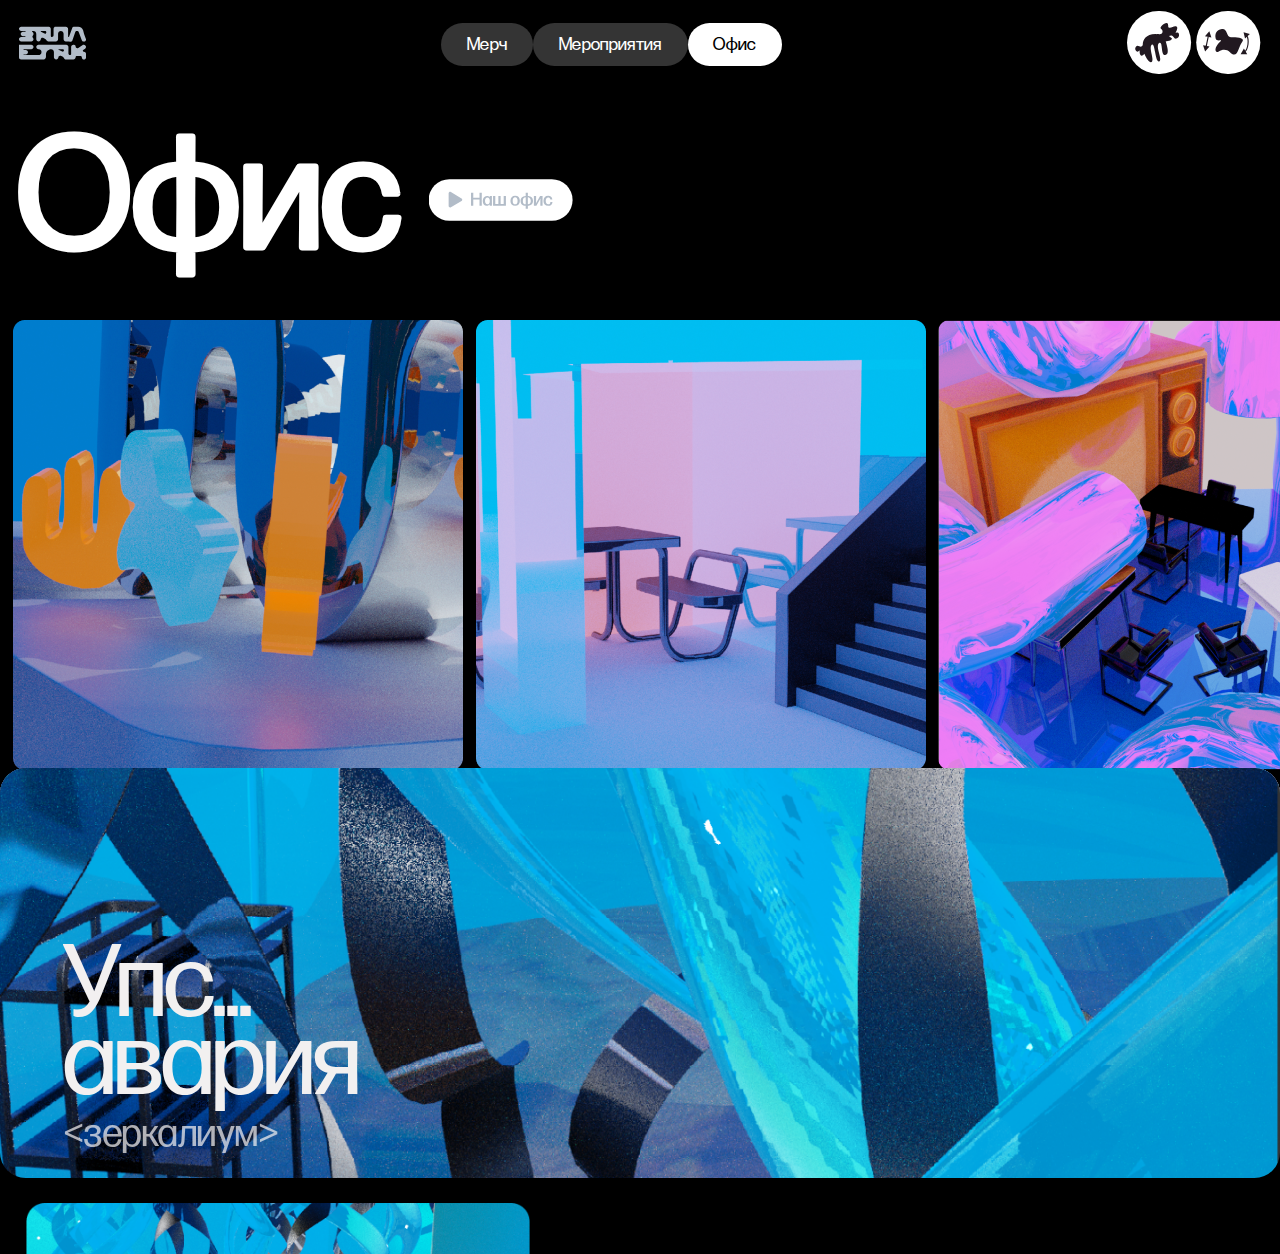
<file: book.html>
<!DOCTYPE html>
<html lang="en" dir="ltr">
  <head><meta charset="utf-8">
  <link rel="stylesheet" href="css/book.css"/>
  <link rel="stylesheet" href="css/responsive.css"/>
  <script src="https://ajax.googleapis.com/ajax/libs/jquery/3.6.0/jquery.min.js"></script>
  <script src="js/book.js"></script>
  <style>
    @font-face {
      font-family: Forma m;
      src: url(fonts/FormaDJRCyrillicDisplay-Medium-Testing.otf);
    }
    @font-face {
      font-family: Forma r;
      src: url(fonts/FormaDJRCyrillicBanner-Regular-Testing.otf);
    }
  </style>
  </head>
  <body>
    <div class="header">
      <a href='index.html'>
        <svg class="logo_grey" onclick="window.location.replace('main.html')" width="61" height="30" viewBox="0 0 61 30" fill="none" xmlns="http://www.w3.org/2000/svg">
        <path fill-rule="evenodd" clip-rule="evenodd" d="M50.5027 0C50.4477 0 50.3932 0.00216783 50.3393 0.00641935L49.7629 0.00406623C49.2589 0.00200852 48.8149 0.313153 48.6365 0.793568L45.54 9.1288C45.4756 9.30216 45.3099 9.41721 45.1246 9.41721C44.8799 9.41721 44.6815 9.21932 44.6815 8.97521V2.0404C44.6815 0.913517 43.7658 0 42.6362 0C42.6176 0 42.5991 0.000248434 42.5806 0.000740604C42.5621 0.000247911 42.5436 0 42.525 0H33.5111C33.2287 0 32.9597 0.0570954 32.715 0.160345C32.5927 0.21197 32.4764 0.275133 32.3676 0.348468C31.8236 0.715141 31.4659 1.3361 31.4659 2.04039V7.92404C31.4659 8.7487 30.7957 9.41721 29.9691 9.41721H29.827C29.6942 9.41721 29.5631 9.38716 29.4436 9.32931C29.1408 9.18277 28.9486 8.87657 28.9486 8.54088V2.0404C28.9486 1.03671 28.2222 0.202285 27.2652 0.0318389C27.1477 0.0109184 27.0268 0 26.9033 0H2.03597C0.911536 0 0 0.909358 0 2.03111C0 3.15154 0.909469 4.06034 2.03258 4.06221L5.65615 4.06823C5.94919 4.06872 6.08836 4.42852 5.87161 4.62525C5.81252 4.67888 5.73551 4.70861 5.65562 4.70861H3.61857C2.489 4.70861 1.57329 5.62212 1.57329 6.749C1.57329 7.87588 2.489 8.7894 3.61857 8.7894H5.56123C5.63955 8.7894 5.71506 8.81854 5.77299 8.87112C5.98567 9.06417 5.84878 9.41721 5.56123 9.41721H2.04528C0.915704 9.41721 0 10.3307 0 11.4576C0 12.5845 0.915703 13.498 2.04528 13.498H11.1704C12.3 13.498 13.2157 12.5845 13.2157 11.4576C13.2157 10.8926 12.9854 10.3812 12.6135 10.0117C12.5641 9.95449 12.5105 9.8995 12.4528 9.8471C12.3306 9.73619 12.2635 9.58576 12.239 9.41721C12.1766 8.98695 12.3918 8.4387 12.6771 8.12885C13.0115 7.76561 13.2157 7.28109 13.2157 6.749C13.2157 5.9735 12.782 5.29904 12.1434 4.95384C11.8689 4.80548 11.742 4.38392 11.9729 4.17435C12.0393 4.11415 12.1257 4.08079 12.2154 4.08079H13.0961C14.5524 4.08079 15.7329 5.25854 15.7329 6.71137V11.4576C15.7329 12.5845 16.6486 13.498 17.7782 13.498C18.9078 13.498 19.8235 12.5845 19.8235 11.4576C19.8235 10.4155 20.9165 9.73262 21.8563 10.1875L23.5485 11.0066C24.0784 11.2631 24.4608 11.7324 24.843 12.2016C25.0508 12.4567 25.2586 12.7118 25.49 12.9325C25.8126 13.2403 26.236 13.4437 26.7057 13.4886C26.7708 13.4948 26.8367 13.498 26.9033 13.498H33.1965H33.5111C34.6407 13.498 35.5564 12.5845 35.5564 11.4576V6.59205C35.5564 5.20512 36.6834 4.08079 38.0737 4.08079C39.4639 4.08079 40.591 5.20512 40.591 6.59205V11.4576C40.591 12.5845 41.5067 13.498 42.6362 13.498H43.3034C43.7601 13.498 44.2645 13.5464 44.7761 13.5955C46.4066 13.752 48.1115 13.9156 48.5848 12.5428L51.0802 5.30462C51.3326 4.57239 52.0232 4.08079 52.7994 4.08079C53.5585 4.08079 54.2376 4.55126 54.5029 5.26078L57.1706 12.3976C57.4205 13.066 58.0377 13.4996 58.7395 13.4996H59.4346C60.5017 13.4996 61.2721 12.3795 60.909 11.3561L59.474 7.31072C59.1133 6.15311 58.9416 5.51192 58.698 4.60243C58.6153 4.29348 58.5243 3.95356 58.4147 3.55192C57.8776 1.46151 55.9931 7.47819e-05 53.8348 4.60295e-05L50.5027 0ZM23.1784 6.29673L20.0291 4.77239C19.9034 4.71151 19.8235 4.58431 19.8235 4.44485C19.8235 4.24379 19.9869 4.08079 20.1884 4.08079L23.6888 4.08079C24.3345 4.08079 24.858 4.60304 24.858 5.24726C24.858 6.10833 23.9549 6.67261 23.1784 6.29673ZM4.40522 20.5679L11.1704 20.5679C12.3 20.5679 13.2157 19.6544 13.2157 18.5275C13.2157 17.4006 12.3 16.4871 11.1704 16.4871L0 16.4871V22.9898V27.9447C0 28.0076 0.00285849 28.0699 0.00844904 28.1314C0.00379055 29.1538 0.83331 29.9851 1.85818 29.9851L21.8688 29.9851C23.3459 29.9851 24.5434 28.7905 24.5434 27.3169V25.2765C24.5434 22.676 26.6565 20.5679 29.2633 20.5679C30.6535 20.5679 31.7805 21.6922 31.7805 23.0791V27.9447C31.7805 29.0716 32.6962 29.9851 33.8258 29.9851C34.9554 29.9851 35.8711 29.0716 35.8711 27.9447C35.8711 26.819 37.0518 26.0813 38.0669 26.5727L39.4883 27.2607C40.0556 27.5353 40.4474 28.0571 40.8387 28.5781L40.8388 28.5782C41.0455 28.8535 41.2521 29.1285 41.4843 29.3668C41.8559 29.7482 42.3757 29.9851 42.9509 29.9851C42.9949 29.9851 43.0385 29.9837 43.0818 29.981C43.1251 29.9837 43.1687 29.9851 43.2127 29.9851H49.5079C50.6364 29.9851 51.5512 29.0705 51.5512 27.9447C51.5512 27.3379 52.0442 26.846 52.6525 26.846H55.9564C56.6515 26.846 57.215 27.4082 57.215 28.1016C57.215 29.1418 58.0603 29.9851 59.103 29.9851C60.1457 29.9851 60.9909 29.1418 60.9909 28.1016V24.6487C60.9909 23.6085 60.1457 22.7652 59.103 22.7652C59.0772 22.7652 59.0515 22.7657 59.0259 22.7668C58.9993 22.7657 58.9725 22.7652 58.9456 22.7652C58.1228 22.7652 57.8007 21.6999 58.4863 21.246L60.1031 20.1757C61.0442 19.5526 61.2655 18.3109 60.5972 17.4024C59.9289 16.4939 58.6241 16.2626 57.6829 16.8857L53.9745 19.3409C52.9372 20.0276 51.5512 19.2857 51.5512 18.0438C51.5512 17.1841 50.8525 16.4871 49.9907 16.4871H49.5059C48.3763 16.4871 47.4606 17.4006 47.4606 18.5275V24.8056C47.4606 25.4124 46.9675 25.9043 46.3593 25.9043H46.3106C46.1367 25.9043 45.965 25.865 45.8086 25.7892L45.7645 25.7679C45.2946 25.5404 44.9962 25.0652 44.9962 24.5441V18.5275C44.9962 17.4006 44.0805 16.4871 42.9509 16.4871L17.7782 16.4871C16.6486 16.4871 15.7329 17.4006 15.7329 18.5275C15.7329 19.6544 16.6486 20.5679 17.7782 20.5679H18.0929C19.3962 20.5679 20.4528 21.6219 20.4528 22.9222V23.2361C20.4528 24.7097 19.2554 25.9043 17.7782 25.9043H4.40522C4.23144 25.9043 4.09056 25.7638 4.09056 25.5904C4.09056 25.417 4.23144 25.2765 4.40522 25.2765L6.13585 25.2765C7.26542 25.2765 8.18113 24.363 8.18113 23.2361C8.18113 22.1092 7.26542 21.1957 6.13585 21.1957L4.40522 21.1957C4.23144 21.1957 4.09056 21.0552 4.09056 20.8818C4.09056 20.7084 4.23144 20.5679 4.40522 20.5679ZM36.0139 21.0483L39.3262 22.6515C40.0564 23.005 40.9056 22.4744 40.9056 21.6647C40.9056 21.059 40.4134 20.5679 39.8062 20.5679H36.1246C35.9846 20.5679 35.8711 20.6811 35.8711 20.8208C35.8711 20.9176 35.9266 21.006 36.0139 21.0483Z" fill="#B2BCC8"/>
      </svg></a>
      <div class="breadcrumbs">
        <div class="breadcrumbs_merch">
          <a href='merch.html' class="h1_h3">Мерч</a>
        </div>
        <div class="breadcrumbs_events">
          <a href='events.html' class="h1_h3">Мероприятия</a>
        </div>
        <div class="breadcrumbs_place">
          <a href='book.html' class="h1_h3-1">Офис</a>
        </div>
      </div>
      <div class="button_games"><a href='https://ognevarrr.github.io/game__zapletak/'>
        <svg class="game_1" width="81" height="79" viewBox="0 0 81 79" fill="none" xmlns="http://www.w3.org/2000/svg">
        <rect width="80.2546" height="78.8709" rx="39.4355" fill="white"/>
        <path fill-rule="evenodd" clip-rule="evenodd" d="M61.9909 19.6137C63.7011 20.4213 62.9987 23.6147 61.2299 26.342C60.4056 27.6129 60.7989 27.4802 61.574 27.2188C62.4622 26.9193 63.8515 26.4507 64.4844 27.731C65.6696 30.1287 65.5611 33.1683 62.0343 34.4905C60.1839 35.1842 59.1988 33.8786 58.246 32.6158C57.3829 31.4718 56.5462 30.363 55.1167 30.8073C54.381 31.036 53.4402 31.2772 52.4667 31.4609C53.1887 32.2525 54.0503 32.7806 54.7733 33.2239C56.1897 34.0921 57.0745 34.6344 55.337 36.1931C53.544 37.8016 50.8885 38.1188 48.5283 37.9388C48.7621 38.8931 49.0152 39.8634 49.2679 40.8327C51.0446 47.6458 52.8075 54.4064 47.7792 55.1558C44.6862 55.6168 44.1055 50.6697 43.5869 46.2519C43.091 42.0276 42.6519 38.2872 40.1276 40.2216C37.4701 42.2579 38.9212 47.9583 40.2488 53.1737C41.5012 58.0933 42.6436 62.5813 40.1244 63.1557C37.4919 63.756 36.2666 57.3082 35.1354 51.3556C34.0365 45.5725 33.0263 40.2568 30.9009 42.3253C28.8054 44.3647 29.8641 49.3655 30.8584 54.0618C31.9107 59.0318 32.8907 63.6608 29.9837 64.0779C27.8635 64.3822 24.1359 59.6476 21.7973 53.5632C20.7895 54.7747 19.7724 55.9452 18.273 56.0755C16.5652 56.2239 15.6573 53.4029 15.7971 50.4601C15.8622 49.0887 15.6148 49.3721 15.1273 49.9307C14.5687 50.5707 13.6948 51.5719 12.6148 50.8584C10.5922 49.5222 9.28936 47.0929 11.447 44.4475C12.5791 43.0595 13.9464 43.632 15.269 44.1857C16.467 44.6873 17.6283 45.1735 18.5447 44.173C18.8672 43.8209 19.262 43.4205 19.6964 43.0144C19.7682 35.7663 23.6432 29.349 35.5533 28.9725C36.0622 28.9642 36.6496 28.9859 37.2874 29.0469C37.9058 28.793 38.6018 28.7079 39.308 28.8383L40.3183 29.0249C42.0069 29.3366 43.8613 28.7136 44.3229 27.0596C44.7466 25.5413 44.6073 23.7778 42.8212 22.4972C39.1192 19.8429 50.1155 11.9911 51.1267 16.1335C51.6968 18.4688 51.7418 19.0624 51.5787 20.5055C51.7967 20.5466 52.0312 20.6139 52.2837 20.7099C53.8221 21.2944 55.4522 20.6998 57.0721 20.109C58.7612 19.4929 60.4393 18.8808 61.9909 19.6137Z" fill="#211820"/>
        </svg></a>
        <a href ='https://ognevarrr.github.io/webposter-Zapletak/'>
        <svg class="game_2" width="81" height="79" viewBox="0 0 81 79" fill="none" xmlns="http://www.w3.org/2000/svg">
        <rect x="0.254395" y="0.000976562" width="80.2546" height="78.8709" rx="39.4355" fill="white"/>
        <path d="M25.587 51.0702C26.3081 51.6545 27.3371 51.4139 28.4852 50.6999C32.8211 48.0032 38.6603 47.8097 42.2254 51.4652C52.41 61.9081 53.1308 43.8242 57.5795 39.04C62.8245 33.3995 50.0429 32.5818 43.8827 32.9616C37.7224 33.3414 39.7575 21.8552 32.4286 22.7307C25.0996 23.6061 23.4784 29.3418 24.6186 34.4576C25.7588 39.5735 34.8038 34.2482 30.1674 38.6165C25.5309 42.9847 22.7074 48.7367 25.587 51.0702Z" fill="#211820"/>
        <path d="M16.6997 25.4585L11.2025 31.6083L19.277 33.2941L16.6997 25.4585ZM11.4178 50.7571L16.915 44.6073L8.8405 42.9215L11.4178 50.7571ZM14.6865 31.6059L12.0325 44.3177L13.431 44.6097L16.085 31.8979L14.6865 31.6059Z" fill="#211820"/>
        <path d="M59.5239 26.5898L61.3696 34.6293L67.4091 29.0111L59.5239 26.5898ZM55.8694 54.1876L64.118 54.1583L59.9683 47.0295L55.8694 54.1876ZM63.2576 31.6039C64.2861 33.7651 64.9823 36.9457 64.3747 41.5344L65.791 41.7219C66.4298 36.8978 65.7104 33.4333 64.5476 30.99L63.2576 31.6039ZM64.3747 41.5344C63.7851 45.9864 62.3663 48.7588 60.883 50.4886L61.9675 51.4186C63.6605 49.4444 65.1716 46.3998 65.791 41.7219L64.3747 41.5344Z" fill="#211820"/>
      </svg></a>
      </div>
    </div>
    <a href ='https://vimeo.com/812259369'>
    <svg class="menu_bt" width="81" height="79" viewBox="0 0 81 79" fill="none" xmlns="http://www.w3.org/2000/svg">
    <rect width="80.2546" height="78.8709" rx="39.4355" fill="#B2BCC8"/>
    <path d="M20 26H59.5" stroke="white" stroke-width="7" stroke-linecap="round" stroke-linejoin="round"/>
    <path d="M20 39.5H42" stroke="white" stroke-width="7" stroke-linecap="round" stroke-linejoin="round"/>
    <path d="M20 52.5H59.5" stroke="white" stroke-width="7" stroke-linecap="round" stroke-linejoin="round"/>
    </svg></a>
    <div class="book_and_button">
      <h1 class="office">Офис</h1>
      <svg class="bt_vid" width="194" height="56" viewBox="0 0 194 56" fill="none" xmlns="http://www.w3.org/2000/svg">
      <rect width="194" height="56" rx="28" fill="white"/>
      <path d="M44.384 25.883C45.6809 26.6594 45.6809 28.5384 44.384 29.3148L30.0274 37.9106C28.6943 38.7088 27 37.7485 27 36.1947L27 19.0031C27 17.4493 28.6943 16.489 30.0274 17.2871L44.384 25.883Z" fill="#B2BCC8"/>
      <path d="M68.6332 25.0989L68.5832 18.2739C68.5832 18.1739 68.6582 18.0989 68.7582 18.0989H71.5082C71.6082 18.0989 71.6832 18.1739 71.6832 18.2739L71.6082 26.8989L71.6832 35.4239C71.6832 35.5239 71.6082 35.5989 71.5082 35.5989H68.7582C68.6582 35.5989 68.5832 35.5239 68.5832 35.4239L68.6332 27.3739H60.1832L60.2332 35.4239C60.2332 35.5239 60.1582 35.5989 60.0582 35.5989H57.3082C57.2082 35.5989 57.1332 35.5239 57.1332 35.4239L57.1832 26.8989L57.1332 18.2739C57.1332 18.1739 57.2082 18.0989 57.3082 18.0989H60.0582C60.1582 18.0989 60.2332 18.1739 60.2332 18.2739L60.1832 25.0989H68.6332Z" fill="#B2BCC8"/>
      <path d="M82.3803 24.3989L82.3053 22.8989C82.3053 22.7989 82.3803 22.7239 82.4803 22.7239H85.1553C85.2553 22.7239 85.3303 22.7989 85.3303 22.8989L85.2803 29.0989L85.3303 35.4239C85.3303 35.5239 85.2553 35.5989 85.1553 35.5989H82.5053C82.4053 35.5989 82.3303 35.5239 82.3303 35.4239L82.3803 33.8239C81.5053 35.0989 80.1553 35.8489 78.4053 35.8489C74.8553 35.8489 72.9803 32.9489 72.9803 29.1989C72.9803 25.4739 75.0303 22.4739 78.4803 22.4739C80.1803 22.4739 81.5053 23.1489 82.3803 24.3989ZM79.2303 33.7989C81.2553 33.7989 82.4303 32.2739 82.4553 29.2739C82.4803 26.2239 81.3303 24.5239 79.2803 24.4989C77.1053 24.4739 76.0303 26.2239 76.0303 29.0239C76.0303 31.9989 77.1053 33.8239 79.2303 33.7989Z" fill="#B2BCC8"/>
      <path d="M101.192 29.2739L101.167 22.8989C101.167 22.7989 101.242 22.7239 101.342 22.7239H104.042C104.142 22.7239 104.217 22.7989 104.217 22.8989L104.167 29.2739L104.217 35.4239C104.217 35.5239 104.142 35.5989 104.042 35.5989H87.0168C86.9168 35.5989 86.8418 35.5239 86.8418 35.4239L86.8918 29.2739L86.8418 22.8989C86.8418 22.7989 86.9168 22.7239 87.0168 22.7239H89.7168C89.8168 22.7239 89.8918 22.7989 89.8918 22.8989L89.8418 29.2739L89.8668 33.4489H94.0168L94.0418 29.2739L93.9918 22.8989C93.9918 22.7989 94.0668 22.7239 94.1668 22.7239H96.8668C96.9668 22.7239 97.0418 22.7989 97.0418 22.8989L97.0168 29.2739L97.0418 33.4489H101.167L101.192 29.2739Z" fill="#B2BCC8"/>
      <path d="M116.621 35.8989C112.571 35.8989 110.271 33.2739 110.271 29.1989C110.271 25.1239 112.571 22.4239 116.621 22.4239C120.696 22.4239 122.971 25.0739 122.971 29.1489C122.971 33.1989 120.696 35.8989 116.621 35.8989ZM116.621 33.8739C118.821 33.8739 119.871 32.2989 119.871 29.1989C119.871 26.1239 118.796 24.4489 116.621 24.4489C114.396 24.4739 113.321 26.1239 113.321 29.1989C113.321 32.2989 114.421 33.8739 116.621 33.8739Z" fill="#B2BCC8"/>
      <path d="M140.654 29.1489C140.654 32.8989 138.654 35.5989 133.754 35.8489L133.779 39.6739C133.779 39.7739 133.704 39.8489 133.604 39.8489H130.979C130.879 39.8489 130.804 39.7739 130.804 39.6739L130.829 35.8489C126.004 35.5989 123.979 32.9239 123.979 29.1989C123.979 25.4739 126.029 22.7239 130.829 22.4739L130.804 18.2739C130.804 18.1739 130.879 18.0989 130.979 18.0989H133.604C133.704 18.0989 133.779 18.1739 133.779 18.2739L133.754 22.4739C138.829 22.6989 140.654 25.3739 140.654 29.1489ZM126.979 29.1989C126.979 31.9489 127.929 33.6239 130.854 33.8739L130.879 28.6489L130.854 24.4489C128.104 24.7239 126.979 26.4489 126.979 29.1989ZM133.754 24.4489L133.729 28.5739L133.754 33.8739C136.629 33.6239 137.654 31.8489 137.654 29.1989C137.654 26.4239 136.504 24.7239 133.754 24.4489Z" fill="#B2BCC8"/>
      <path d="M144.77 32.3239L150.02 22.8489C150.07 22.7489 150.17 22.7239 150.245 22.7239H153.395C153.495 22.7239 153.57 22.7989 153.57 22.8989L153.52 29.0489L153.57 35.4239C153.57 35.5239 153.495 35.5989 153.395 35.5989H150.745C150.645 35.5989 150.57 35.5239 150.57 35.4239L150.62 29.0489L150.67 26.0739L145.445 35.4739C145.395 35.5739 145.295 35.5989 145.22 35.5989H142.02C141.92 35.5989 141.845 35.5239 141.845 35.4239L141.895 28.8739L141.845 22.8989C141.845 22.7989 141.92 22.7239 142.02 22.7239H144.695C144.795 22.7239 144.87 22.7989 144.87 22.8989L144.82 29.0739L144.77 32.3239Z" fill="#B2BCC8"/>
      <path d="M161.039 35.8989C157.064 35.8989 154.764 33.2739 154.764 29.1989C154.764 25.1239 157.064 22.4239 161.114 22.4239C164.364 22.4239 166.414 24.2739 166.689 27.0489C166.714 27.1489 166.639 27.2239 166.539 27.2239H164.089C163.989 27.2239 163.939 27.1739 163.914 27.0489C163.614 25.3739 162.564 24.4739 161.114 24.4739C158.889 24.4989 157.839 26.1239 157.839 29.1739C157.839 32.2989 158.889 33.8489 161.114 33.8739C162.764 33.8989 163.839 32.7989 164.014 30.8989C164.039 30.7739 164.114 30.7239 164.214 30.7239H166.714C166.814 30.7239 166.889 30.7739 166.889 30.8739C166.639 33.7989 164.414 35.8989 161.039 35.8989Z" fill="#B2BCC8"/>
      </svg>
    </div>
    <div class="pages">
      <img src="images/s_1.png" class="page_1">
      <img src="images/s_2.png" class="page_2">
      <img src="images/s_3.png" class="page_3">
      <img src="images/s_4.png" class="page_4">
      <img src="images/s_5.png" class="page_5">
    </div>
    <div class="plashka_1">
      <img src="images/ss_1.png" class="plashka_img">
      <h2 class="plash">А зожет маплетак?</h2>
      <h3 class="plashh3"><злавный гал></h3>
      <img src="images/sss_1.png" class="plashhka_img">
      <h3 class="downtext">Одна компания, занимающаяся производством текстильных изделий, решила построить свое величественное здание. Изначально, генеральный директор бюро заплетак пригласил дизайнеров, чтобы работать вместе над новым зданием и полагал, что все будет происходить гладко и быстро.Однако, их планы быстро рухнули. Первым испытанием стало то, что исполнило изначальную настройку на приключения во время работы. Один из дизайнеров решил, что было бы большой забавой, если бы тайно добавить кое-какие украшения на фасаде здания, которые были бы похожи на котят.</h3>
    </div>
    <div class="plashka_2">
      <img src="images/ss_2.png" class="plashka2_img">
      <h2 class="plash">Заплетаем и упрощаем</h2>
      <h3 class="plashh3"><зомната каплетания> </h3>
      <img src="images/sss_2.png" class="plashhka2_img">
      <h3 class="downtext">Главный директор был в ярости, когда увидел, что на фасаде здания есть множество маленьких котят, поразительно похожих на знаменитых "Наруто". Но этот случай был лишь мелочью в сравнении с тем, что случилось дальше. Другой дизайнер, возможно, опрометчиво предложил планы, которые выглядели очень красиво на картинке, но практически были неосуществимы в реальной жизни.</h3>
    </div>
    <div class="plashka_3">
      <img src="images/ss_3.png" class="plashka_img">
      <h2 class="plash">Лоя мюбовь<br>в коворкинге</h2>
      <h3 class="plashh3"><коворкинг> </h3>
      <img src="images/sss_3.png" class="plashhka_img">
      <h3 class="downtext">Главный директор был в ярости, когда увидел, что на фасаде здания есть множество маленьких котят, поразительно похожих на знаменитых "Наруто". Но этот случай был лишь мелочью в сравнении с тем, что случилось дальше. Другой дизайнер, возможно, опрометчиво предложил планы, которые выглядели очень красиво на картинке, но практически были неосуществимы в реальной жизни. Когда строители начали работать согласно этим планам, они начали замечать, что некоторые из них абсолютно бессмысленны в своей структуре...</h3>
    </div>
    <div class="plashka_4">
      <img src="images/ss_4.png" class="plashka_img">
      <h2 class="plash">Работа не волк</h2>
      <h3 class="plashh3"><боталка></h3>
      <img src="images/sss_4.png" class="plashhka_img">
      <h3 class="downtext">Одна компания, занимающаяся производством текстильных изделий, решила построить свое величественное здание. Изначально, генеральный директор бюро заплетак пригласил дизайнеров, чтобы работать вместе над новым зданием и полагал, что все будет происходить гладко и быстро.</h3>
    </div>
    <div class="plashka_5">
      <img src="images/ss_5.png" class="plashka_img">
      <h2 class="plash">Упс...<br>авария</h2>
      <h3 class="plashh3"><зеркалиум></h3>
      <img src="images/sss_5.png" class="plashhka_img">
      <h3 class="downtext">Никто не знал, что может случиться нечто страшное. Но это произошло - в одном из шкафов, где хранились. Однако, их планы быстро рухнули. Первым испытанием стало то, что исполнило изначальную настройку на приключения
        во время работы. Один из дизайнеров решил, что было бы большой забавой, если бы тайно добавить кое-какие украшения
        на фасаде здания, которые были бы похожи на котят.</h3>
    </div>
    <div class="menu-fullscreen">
      <div class="menu-mobile-text-block">
        <a href="merch.html">
          <div class="menu-mobile-text">
            мрутой керч
          </div>
        </a>
        <a href="events.html">
          <div class="menu-mobile-text">
            ивенты
          </div>
        </a>
        <a href="book.html">
          <div class="menu-mobile-text">
            офис
          </div>
        </a>
        </a>
      </div>
    </div>
  </body>
</html>
</file>
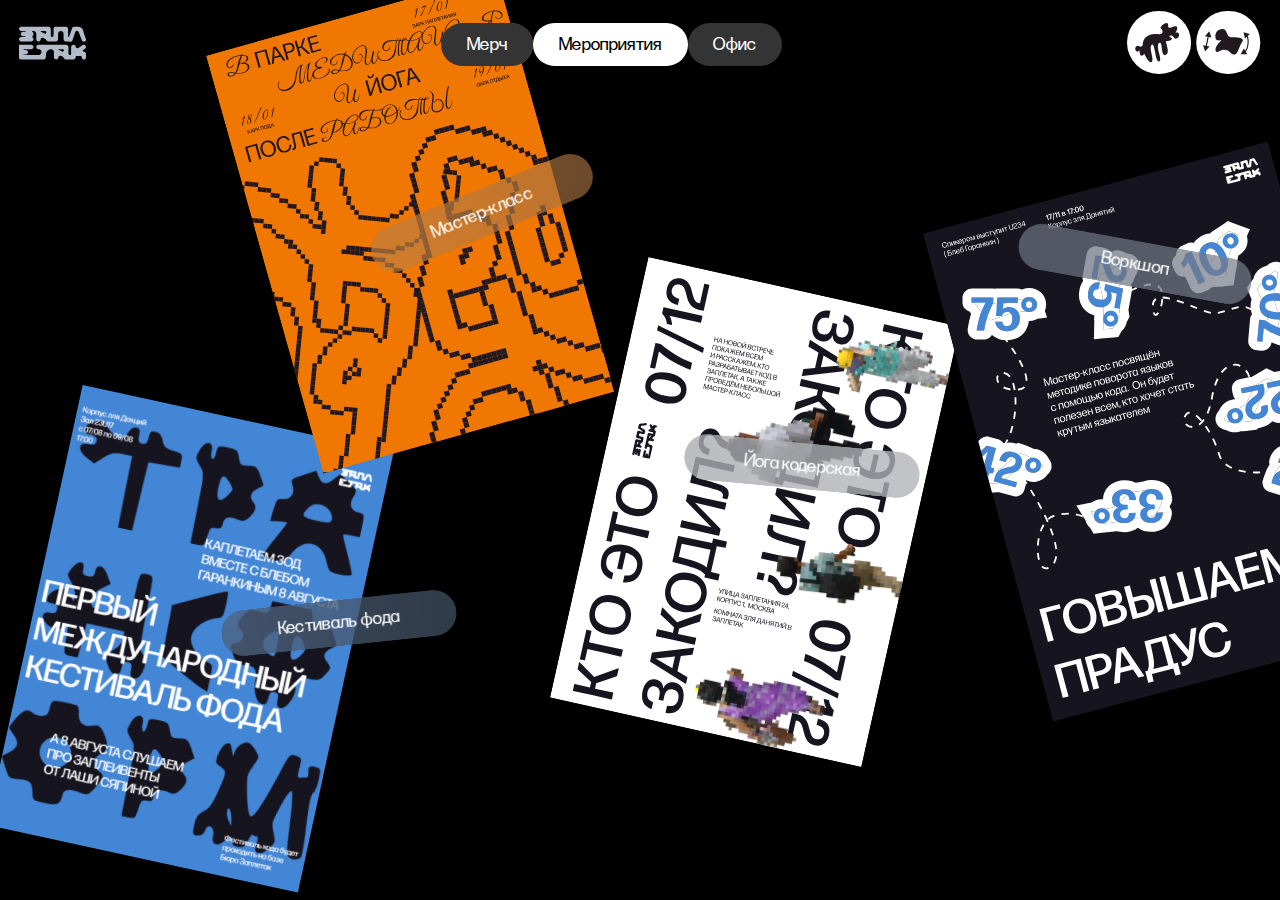
<file: events.html>
<!DOCTYPE html>
<html lang="en" dir="ltr">
  <head><meta charset="utf-8">
  <link rel="stylesheet" href="css/events.css"/>
  <link rel="icon" type="image/x-icon" href="images/favicon.svg">
  <script src="https://ajax.googleapis.com/ajax/libs/jquery/3.6.0/jquery.min.js"></script>
  <script src="js/events.js"></script>
  <style>
    @font-face {
      font-family: Forma m;
      src: url(fonts/FormaDJRCyrillicDisplay-Medium-Testing.otf);
    }
    @font-face {
      font-family: Forma r;
      src: url(fonts/FormaDJRCyrillicBanner-Regular-Testing.otf);
    }
  </style>
  </head>
  <body>
    <!-- верхнее меню -->
    <div class="header">
      <a href='index.html'>
        <svg class="logo_grey" onclick="window.location.replace('main.html')" width="61" height="30" viewBox="0 0 61 30" fill="none" xmlns="http://www.w3.org/2000/svg">
        <path fill-rule="evenodd" clip-rule="evenodd" d="M50.5027 0C50.4477 0 50.3932 0.00216783 50.3393 0.00641935L49.7629 0.00406623C49.2589 0.00200852 48.8149 0.313153 48.6365 0.793568L45.54 9.1288C45.4756 9.30216 45.3099 9.41721 45.1246 9.41721C44.8799 9.41721 44.6815 9.21932 44.6815 8.97521V2.0404C44.6815 0.913517 43.7658 0 42.6362 0C42.6176 0 42.5991 0.000248434 42.5806 0.000740604C42.5621 0.000247911 42.5436 0 42.525 0H33.5111C33.2287 0 32.9597 0.0570954 32.715 0.160345C32.5927 0.21197 32.4764 0.275133 32.3676 0.348468C31.8236 0.715141 31.4659 1.3361 31.4659 2.04039V7.92404C31.4659 8.7487 30.7957 9.41721 29.9691 9.41721H29.827C29.6942 9.41721 29.5631 9.38716 29.4436 9.32931C29.1408 9.18277 28.9486 8.87657 28.9486 8.54088V2.0404C28.9486 1.03671 28.2222 0.202285 27.2652 0.0318389C27.1477 0.0109184 27.0268 0 26.9033 0H2.03597C0.911536 0 0 0.909358 0 2.03111C0 3.15154 0.909469 4.06034 2.03258 4.06221L5.65615 4.06823C5.94919 4.06872 6.08836 4.42852 5.87161 4.62525C5.81252 4.67888 5.73551 4.70861 5.65562 4.70861H3.61857C2.489 4.70861 1.57329 5.62212 1.57329 6.749C1.57329 7.87588 2.489 8.7894 3.61857 8.7894H5.56123C5.63955 8.7894 5.71506 8.81854 5.77299 8.87112C5.98567 9.06417 5.84878 9.41721 5.56123 9.41721H2.04528C0.915704 9.41721 0 10.3307 0 11.4576C0 12.5845 0.915703 13.498 2.04528 13.498H11.1704C12.3 13.498 13.2157 12.5845 13.2157 11.4576C13.2157 10.8926 12.9854 10.3812 12.6135 10.0117C12.5641 9.95449 12.5105 9.8995 12.4528 9.8471C12.3306 9.73619 12.2635 9.58576 12.239 9.41721C12.1766 8.98695 12.3918 8.4387 12.6771 8.12885C13.0115 7.76561 13.2157 7.28109 13.2157 6.749C13.2157 5.9735 12.782 5.29904 12.1434 4.95384C11.8689 4.80548 11.742 4.38392 11.9729 4.17435C12.0393 4.11415 12.1257 4.08079 12.2154 4.08079H13.0961C14.5524 4.08079 15.7329 5.25854 15.7329 6.71137V11.4576C15.7329 12.5845 16.6486 13.498 17.7782 13.498C18.9078 13.498 19.8235 12.5845 19.8235 11.4576C19.8235 10.4155 20.9165 9.73262 21.8563 10.1875L23.5485 11.0066C24.0784 11.2631 24.4608 11.7324 24.843 12.2016C25.0508 12.4567 25.2586 12.7118 25.49 12.9325C25.8126 13.2403 26.236 13.4437 26.7057 13.4886C26.7708 13.4948 26.8367 13.498 26.9033 13.498H33.1965H33.5111C34.6407 13.498 35.5564 12.5845 35.5564 11.4576V6.59205C35.5564 5.20512 36.6834 4.08079 38.0737 4.08079C39.4639 4.08079 40.591 5.20512 40.591 6.59205V11.4576C40.591 12.5845 41.5067 13.498 42.6362 13.498H43.3034C43.7601 13.498 44.2645 13.5464 44.7761 13.5955C46.4066 13.752 48.1115 13.9156 48.5848 12.5428L51.0802 5.30462C51.3326 4.57239 52.0232 4.08079 52.7994 4.08079C53.5585 4.08079 54.2376 4.55126 54.5029 5.26078L57.1706 12.3976C57.4205 13.066 58.0377 13.4996 58.7395 13.4996H59.4346C60.5017 13.4996 61.2721 12.3795 60.909 11.3561L59.474 7.31072C59.1133 6.15311 58.9416 5.51192 58.698 4.60243C58.6153 4.29348 58.5243 3.95356 58.4147 3.55192C57.8776 1.46151 55.9931 7.47819e-05 53.8348 4.60295e-05L50.5027 0ZM23.1784 6.29673L20.0291 4.77239C19.9034 4.71151 19.8235 4.58431 19.8235 4.44485C19.8235 4.24379 19.9869 4.08079 20.1884 4.08079L23.6888 4.08079C24.3345 4.08079 24.858 4.60304 24.858 5.24726C24.858 6.10833 23.9549 6.67261 23.1784 6.29673ZM4.40522 20.5679L11.1704 20.5679C12.3 20.5679 13.2157 19.6544 13.2157 18.5275C13.2157 17.4006 12.3 16.4871 11.1704 16.4871L0 16.4871V22.9898V27.9447C0 28.0076 0.00285849 28.0699 0.00844904 28.1314C0.00379055 29.1538 0.83331 29.9851 1.85818 29.9851L21.8688 29.9851C23.3459 29.9851 24.5434 28.7905 24.5434 27.3169V25.2765C24.5434 22.676 26.6565 20.5679 29.2633 20.5679C30.6535 20.5679 31.7805 21.6922 31.7805 23.0791V27.9447C31.7805 29.0716 32.6962 29.9851 33.8258 29.9851C34.9554 29.9851 35.8711 29.0716 35.8711 27.9447C35.8711 26.819 37.0518 26.0813 38.0669 26.5727L39.4883 27.2607C40.0556 27.5353 40.4474 28.0571 40.8387 28.5781L40.8388 28.5782C41.0455 28.8535 41.2521 29.1285 41.4843 29.3668C41.8559 29.7482 42.3757 29.9851 42.9509 29.9851C42.9949 29.9851 43.0385 29.9837 43.0818 29.981C43.1251 29.9837 43.1687 29.9851 43.2127 29.9851H49.5079C50.6364 29.9851 51.5512 29.0705 51.5512 27.9447C51.5512 27.3379 52.0442 26.846 52.6525 26.846H55.9564C56.6515 26.846 57.215 27.4082 57.215 28.1016C57.215 29.1418 58.0603 29.9851 59.103 29.9851C60.1457 29.9851 60.9909 29.1418 60.9909 28.1016V24.6487C60.9909 23.6085 60.1457 22.7652 59.103 22.7652C59.0772 22.7652 59.0515 22.7657 59.0259 22.7668C58.9993 22.7657 58.9725 22.7652 58.9456 22.7652C58.1228 22.7652 57.8007 21.6999 58.4863 21.246L60.1031 20.1757C61.0442 19.5526 61.2655 18.3109 60.5972 17.4024C59.9289 16.4939 58.6241 16.2626 57.6829 16.8857L53.9745 19.3409C52.9372 20.0276 51.5512 19.2857 51.5512 18.0438C51.5512 17.1841 50.8525 16.4871 49.9907 16.4871H49.5059C48.3763 16.4871 47.4606 17.4006 47.4606 18.5275V24.8056C47.4606 25.4124 46.9675 25.9043 46.3593 25.9043H46.3106C46.1367 25.9043 45.965 25.865 45.8086 25.7892L45.7645 25.7679C45.2946 25.5404 44.9962 25.0652 44.9962 24.5441V18.5275C44.9962 17.4006 44.0805 16.4871 42.9509 16.4871L17.7782 16.4871C16.6486 16.4871 15.7329 17.4006 15.7329 18.5275C15.7329 19.6544 16.6486 20.5679 17.7782 20.5679H18.0929C19.3962 20.5679 20.4528 21.6219 20.4528 22.9222V23.2361C20.4528 24.7097 19.2554 25.9043 17.7782 25.9043H4.40522C4.23144 25.9043 4.09056 25.7638 4.09056 25.5904C4.09056 25.417 4.23144 25.2765 4.40522 25.2765L6.13585 25.2765C7.26542 25.2765 8.18113 24.363 8.18113 23.2361C8.18113 22.1092 7.26542 21.1957 6.13585 21.1957L4.40522 21.1957C4.23144 21.1957 4.09056 21.0552 4.09056 20.8818C4.09056 20.7084 4.23144 20.5679 4.40522 20.5679ZM36.0139 21.0483L39.3262 22.6515C40.0564 23.005 40.9056 22.4744 40.9056 21.6647C40.9056 21.059 40.4134 20.5679 39.8062 20.5679H36.1246C35.9846 20.5679 35.8711 20.6811 35.8711 20.8208C35.8711 20.9176 35.9266 21.006 36.0139 21.0483Z" fill="#B2BCC8"/>
      </svg></a>
      <div class="breadcrumbs">
        <div class="breadcrumbs_merch">
          <a href='merch.html' class="h1_h3">Мерч</a>
        </div>
        <div class="breadcrumbs_events">
          <a href='events.html' class="h1_h3-1">Мероприятия</a>
        </div>
        <div class="breadcrumbs_place">
          <a href='book.html' class="h1_h3">Офис</a>
        </div>
      </div>
      <div class="button_games"><a href='https://ognevarrr.github.io/game__zapletak/'>
        <svg class="game_1" width="81" height="79" viewBox="0 0 81 79" fill="none" xmlns="http://www.w3.org/2000/svg">
        <rect width="80.2546" height="78.8709" rx="39.4355" fill="white"/>
        <path fill-rule="evenodd" clip-rule="evenodd" d="M61.9909 19.6137C63.7011 20.4213 62.9987 23.6147 61.2299 26.342C60.4056 27.6129 60.7989 27.4802 61.574 27.2188C62.4622 26.9193 63.8515 26.4507 64.4844 27.731C65.6696 30.1287 65.5611 33.1683 62.0343 34.4905C60.1839 35.1842 59.1988 33.8786 58.246 32.6158C57.3829 31.4718 56.5462 30.363 55.1167 30.8073C54.381 31.036 53.4402 31.2772 52.4667 31.4609C53.1887 32.2525 54.0503 32.7806 54.7733 33.2239C56.1897 34.0921 57.0745 34.6344 55.337 36.1931C53.544 37.8016 50.8885 38.1188 48.5283 37.9388C48.7621 38.8931 49.0152 39.8634 49.2679 40.8327C51.0446 47.6458 52.8075 54.4064 47.7792 55.1558C44.6862 55.6168 44.1055 50.6697 43.5869 46.2519C43.091 42.0276 42.6519 38.2872 40.1276 40.2216C37.4701 42.2579 38.9212 47.9583 40.2488 53.1737C41.5012 58.0933 42.6436 62.5813 40.1244 63.1557C37.4919 63.756 36.2666 57.3082 35.1354 51.3556C34.0365 45.5725 33.0263 40.2568 30.9009 42.3253C28.8054 44.3647 29.8641 49.3655 30.8584 54.0618C31.9107 59.0318 32.8907 63.6608 29.9837 64.0779C27.8635 64.3822 24.1359 59.6476 21.7973 53.5632C20.7895 54.7747 19.7724 55.9452 18.273 56.0755C16.5652 56.2239 15.6573 53.4029 15.7971 50.4601C15.8622 49.0887 15.6148 49.3721 15.1273 49.9307C14.5687 50.5707 13.6948 51.5719 12.6148 50.8584C10.5922 49.5222 9.28936 47.0929 11.447 44.4475C12.5791 43.0595 13.9464 43.632 15.269 44.1857C16.467 44.6873 17.6283 45.1735 18.5447 44.173C18.8672 43.8209 19.262 43.4205 19.6964 43.0144C19.7682 35.7663 23.6432 29.349 35.5533 28.9725C36.0622 28.9642 36.6496 28.9859 37.2874 29.0469C37.9058 28.793 38.6018 28.7079 39.308 28.8383L40.3183 29.0249C42.0069 29.3366 43.8613 28.7136 44.3229 27.0596C44.7466 25.5413 44.6073 23.7778 42.8212 22.4972C39.1192 19.8429 50.1155 11.9911 51.1267 16.1335C51.6968 18.4688 51.7418 19.0624 51.5787 20.5055C51.7967 20.5466 52.0312 20.6139 52.2837 20.7099C53.8221 21.2944 55.4522 20.6998 57.0721 20.109C58.7612 19.4929 60.4393 18.8808 61.9909 19.6137Z" fill="#211820"/>
        </svg></a>
        <a href ='https://ognevarrr.github.io/webposter-Zapletak/'>
        <svg class="game_2" width="81" height="79" viewBox="0 0 81 79" fill="none" xmlns="http://www.w3.org/2000/svg">
        <rect x="0.254395" y="0.000976562" width="80.2546" height="78.8709" rx="39.4355" fill="white"/>
        <path d="M25.587 51.0702C26.3081 51.6545 27.3371 51.4139 28.4852 50.6999C32.8211 48.0032 38.6603 47.8097 42.2254 51.4652C52.41 61.9081 53.1308 43.8242 57.5795 39.04C62.8245 33.3995 50.0429 32.5818 43.8827 32.9616C37.7224 33.3414 39.7575 21.8552 32.4286 22.7307C25.0996 23.6061 23.4784 29.3418 24.6186 34.4576C25.7588 39.5735 34.8038 34.2482 30.1674 38.6165C25.5309 42.9847 22.7074 48.7367 25.587 51.0702Z" fill="#211820"/>
        <path d="M16.6997 25.4585L11.2025 31.6083L19.277 33.2941L16.6997 25.4585ZM11.4178 50.7571L16.915 44.6073L8.8405 42.9215L11.4178 50.7571ZM14.6865 31.6059L12.0325 44.3177L13.431 44.6097L16.085 31.8979L14.6865 31.6059Z" fill="#211820"/>
        <path d="M59.5239 26.5898L61.3696 34.6293L67.4091 29.0111L59.5239 26.5898ZM55.8694 54.1876L64.118 54.1583L59.9683 47.0295L55.8694 54.1876ZM63.2576 31.6039C64.2861 33.7651 64.9823 36.9457 64.3747 41.5344L65.791 41.7219C66.4298 36.8978 65.7104 33.4333 64.5476 30.99L63.2576 31.6039ZM64.3747 41.5344C63.7851 45.9864 62.3663 48.7588 60.883 50.4886L61.9675 51.4186C63.6605 49.4444 65.1716 46.3998 65.791 41.7219L64.3747 41.5344Z" fill="#211820"/>
      </svg></a>
      </div>
    </div>
    <!-- кнопка для меню -->
    <svg class="menu_bt" width="81" height="79" viewBox="0 0 81 79" fill="none" xmlns="http://www.w3.org/2000/svg">
    <rect width="80.2546" height="78.8709" rx="39.4355" fill="#B2BCC8"/>
    <path d="M20 26H59.5" stroke="white" stroke-width="7" stroke-linecap="round" stroke-linejoin="round"/>
    <path d="M20 39.5H42" stroke="white" stroke-width="7" stroke-linecap="round" stroke-linejoin="round"/>
    <path d="M20 52.5H59.5" stroke="white" stroke-width="7" stroke-linecap="round" stroke-linejoin="round"/>
    </svg>
    <!-- постеры -->
    <div class="posters">
      <div class="poster_1">
        <img src="images/poster_1.svg">
        <div class="label_1">
          <h3 class="h3_p">Кестиваль фода</h3>
        </div>
      </div>
      <div class="poster_2">
        <img src="images/poster_2.svg">
        <div class="label_2">
          <h3 class="h3_p">Йога кодерская</h3>
        </div>
      </div>
      <div class="poster_3">
        <img src="images/poster_3.svg">
        <div class="label_3">
          <h3 class="h3_p">Мастер-класс</h3>
        </div>
      </div>
      <div class="poster_4">
        <img src="images/poster_4.svg">
        <div class="label_4">
          <h3 class="h3_p">Воркшоп</h3>
        </div>
      </div>

    </div>
    <!-- плашки с постерами -->
    <div class="white_plashka">
      <img class="plashkaimg1" src="images/po_1.svg">
        <p class="item1p">
          Кестиваль фода
        </p>
        <h3 class="item1h3">
          Мероприятие проводится под руководством опытного и квалифицированного инструктора йоги, который поможет каждому участнику справиться
          с трудностями и достигнуть максимально эффективных результатов.
        </h3>
    </div>
    <div class="white_plashka_1">
      <img class="plashkaimg2" src="images/po_2.svg">
        <p class="item1p">
          Мастер-класс
        </p>
        <h3 class="item1h3">
          Мероприятие проводится под руководством опытного и квалифицированного инструктора кода, который поможет каждому участнику справиться
          с трудностями и достигнуть максимально эффективных результатов.
        </h3>
    </div>
    <div class="white_plashka_2">
      <img class="plashkaimg3" src="images/po_3.svg">
        <p class="item1p">
          Йога кодерская
        </p>
        <h3 class="item1h3">
          Мероприятие проводится под руководством опытного и квалифицированного инструктора йоги, который поможет каждому участнику справиться
          с трудностями и достигнуть максимально эффективных результатов.
        </h3>
    </div>
    <div class="white_plashka_3">
      <img class="plashkaimg4" src="images/po_4.svg">
        <p class="item1p">
           Воркшоп
        </p>
        <h3 class="item1h3">
          Мероприятие проводится под руководством опытного и квалифицированного инструктора заплетания, который поможет каждому участнику справиться
          с трудностями и достигнуть максимально эффективных результатов.
        </h3>
    </div>
  </body>
</html>
</file>
<file: css/book.css>
section {
  position: absolute;
  width: 100%;
  height: 100%;
  transition: 0.15s;
  z-index: 100000;
}
.h1_h3{
  font-family: Forma r;
  font-weight: 400;
  font-size: 1.389vw;
  text-align: center;
  letter-spacing: 0.02em;
  line-height: 3.389vw;
  color: white;
  flex: none;
  z-index: 20;
  text-decoration: none;
}
.h1_h3-1{
  font-family: Forma r;
  font-weight: 400;
  font-size: 1.389vw;
  text-align: center;
  letter-spacing: 0.02em;
  line-height: 3.389vw;
  color: black;
  flex: none;
  z-index: 20;
  text-decoration: none;
}
.menu-mobile-text {
  font-family: Forma r;
  font-size: 60px;
  line-height: 86%;
  color: #FFFFFF;
  transition: 0.05s ease-in-out;
}
.menu-mobile-text:active {
  opacity: 60%;
  transition: 0.05s ease-in-out;
}
h1{
  font-size: 12.500vw;
  position: absolute;
  color: white;
  font-family: Forma r;
  letter-spacing: 0.02em;
}
.book_and_button{
  display: flex;
  justify-content: space-between;
  align-items: center;
  flex-direction: row;
  margin: 10vw 1.5vw;
  position: fixed;
  gap: 4vw;
  z-index: 10;
  width: 50vw;
}
.bt_vid{
  width: 11.250vw;
  height: 11.250vw;
  padding-left: 32vw;
}
body, html {
  background: black;
  overflow-y: hidden;
  width: 100vw;
  height: 100vh;
  display: block;
  margin: 0;
  position: relative;
}
.plashka_1,.plashka_2, .plashka_3, .plashka_4 , .plashka_5{
  width: 100vw;
  height: 55.833vw;
  border-radius: 5vw;
  position: fixed;
  background-color: black;
  top: 60vw;
  z-index: 1000;
}
.plash{
  color: #F2F0F0;
  font-size: 8vw;
  font-family: Forma r;
  font-weight: 500;
  line-height: 77.918%;
  width: 45vw;
  padding: 2vw 5vw;
  position: relative;
  top: -27vw;
}
.plashh3{
  color: rgba(242, 240, 240, 0.72);
  left: 5vw;
  position: absolute;
  font-size: 3vw;
  top: 25vw;
}
.plashhka_img, .plashhka2_img, .plashhka3_img, .plashhka4_img,.plashhka5_img{
  top: 34vw;
  left: 2vw;
  width: 39.375vw;
  position: absolute;
}
.plashka_img, .plashka2_img, .plashka3_img, .plashka4_img, .plashka5_img{
  width: 100vw;
  height: 32vw;
  border-radius: 2vw;
  position: relative;
  padding: 0;
}
.downtext{
  position: relative;
  text-align: left;
  width: 52vw;
  top: -22vw;
  left: 45vw;
}
.movement{
  transform: translateY(-60vw);
  transition: transform 1s ease-in;
}
.movement-r{
  transform: translateY(60vw);
  transition: transform 1s ease-in;
}
h3{
 font-family: Forma r;
 font-weight: 400;
 font-size: 1.389vw;
 text-align: center;
 letter-spacing: 0.02em;
 line-height: 1.389vw;
 color: white;
 flex: none;
 z-index: 20;
}
.logo_grey{
  fill: white;
  width: 5.236vw;
  height: 4.236vw;
  left: 2.847vw;
}
.game_1, .game_2{
  width: 5.056vw;
}


/* * {
  cursor: none;
} */
.header{
  display: flex;
  justify-content: space-between;
  align-items: center;
  margin: 1vw 1.5vw;
  width: 97vw;
  height: 5vw;
  position: fixed;
  gap: 4vw;
  z-index: 10;
}
.menu_bt{
  display: none;
}
.pages{
  display: flex;
  justify-content: space-between;
  align-items: center;
  flex-direction: row;
  padding: 25vw 1vw;
  gap: 1vw;
}
.page_1,.page_2,.page_3,.page_4,.page_5,.page_6,.page_7{
  height: 50vh;
  padding-right: 0vw;
}
.breadcrumbs{
  display: flex;
  justify-content: space-between;
  align-items: center;
 width: 25.889vw;
 height: 3.611vw;
 gap: 0vw;
}
.breadcrumbs_book,.breadcrumbs_merch, .breadcrumbs_place, .breadcrumbs_events{
 align-items: center;
 padding: 0vw 2.014vw;
 left: 3.056vw;
 top: 1.736vw;
 background-color: #343434;
 border-radius: 3.403vw;
 backdrop-filter: blur(10vw);
}
.breadcrumbs_place{
  background-color: white;
}
</file>
<file: css/responsive.css>
/* MAP */
@media all and (min-width: 1366px) {
  .mobile {
    display: none;
  }
  .items{
    position: absolute;
    height: 100vh;
    width: 100vw;
    left: 0vw;
    top: 0vw;
  }
}
@media all and (min-width: 1920px) {
  .hover_1,.hover_2,.hover_3,.hover_4 {
    transform: scale(1.2);
    margin-left: 310px;
    margin-top: -200px;
  }
  .itemmerch_1 img,.itemmerch_2 img, .itemmerch_3 img, .itemmerch_4 img, .itemmerch_5 img, .itemmerch_6 img{
    width: 45vw;
  }
}
@media all and (max-width: 1365px) {
  .container {
    display: none;
  }
}


@media all and (min-width: 0px) and (max-width: 768px) {
  .menu_bt{
    display: block;
    width: 11vw;
    height: 11vw;
    right: 1.5vw;
    top: 1.5vw;
    position: fixed;
  }
  .breadcrumbs{
    display: none;
  }
  .label_1, .label_2, .label_3, .label_4, .label_5, .label_6{
    padding: 3vw 21vw;
    width: 14.444vw;
    height: 3.611vw;
    border-radius: 30.403vw;
  }
  .label_1{
    top: 36.861vw;
  }
  .label_2{
    left: 4.236vw;
    top: 36.861vw;
  }
  .label_4{
    left: 0.236vw;
    top: 25.861vw;
  }
  .label_5{
    left: 12.236vw;
    top: 48.861vw;
    padding: 4vw 10vw;
  }
  .label_6{
    left: 45.236vw;
    top: 58.861vw;
    padding: 4vw 10vw;
  }
  .white_plashka,.white_plashka_1, .white_plashka_2,.white_plashka_4, .white_plashka_5,.white_plashka_3 {
    position: fixed;
    left: 0vw;
    width: 100vw;
    top: 150vw;
    height: 100vh;
    background-color: #F2f2f7;
    border-radius: 5vw 5vw 5vw 0vw;
    z-index: 300;
  }
  .moveplashka{
    transform: translateY(-130vw);
    transition: transform 1s ease-in-out;
  }
  .plashkaimg1,.plashkaimg2, .plashkaimg3, .plashkaimg4, .plashkaimg5, .plashkaimg6{
    position: relative;
    width: 80vw;
    bottom: 9vw;
    left: 10vw;
  }
  .plashkaimg4{
    width: 78vw;
    bottom: 1vw;
    left: 14vw;
    padding-bottom: 11vw;
  }
  .h3_p{
    width: 87vw;
    bottom: 27.5vw;
    left: 5.5vw;
    font-size: 4vw;
    line-height: 4vw;
  }
  .item1p{
    bottom: 24vw;
    font-size: 8.389vw;
  }
  .order {
    width: 68vw;
    height: 9vw;
    border-radius: 53.319vw;
    bottom: 27vw;
    left: 15.5vw;
  }
  .item1h3{
    width: 87vw;
    bottom: 27.5vw;
    left: 5.5vw;
    font-size: 4vw;
    font-size: 4vw;
    line-height: 4vw;
  }
  .mainimg1{
    display: block;
    width: 178vw;
    height: 100vh;
    z-index: -2000;
    top: 100%;
    animation: img_main 10s infinite alternate;
    z-index: -1;
  }


  @keyframes img_main {
    0%{
      transform: scale(2);
    }
    10%{
      transform: scale(1),translateX(20vw);
    }
    20%{
      transform: scale(3),translateX(500vw);
    }
  }


  .big_text_1{
    font-size: 15vw;
    line-height: 10vw;
    text-align: center;
    width: 100vw;
    top: 40vw;
    left: 0vw;
  }
  .hover_11{
    display: block;
    top: 80vw;
    left: -32vw;
    z-index: 1000;
  }
  .hover_22{
    display: block;
    top: 68vw;
    left: 48vw;
    z-index: 1000;
  }
  .hover_33{
    display: block;
    top: -44vw;
    left: 17vw;
    z-index: 1000;
  }
  .header{
    display: flex;
    justify-content: space-between;
    align-items: center;
    margin: 0.2vw 1.5vw;
    width: 97vw;
    height: 15vw;
    position: fixed;
    gap: 0vw;
  }
  .breadcrumbs{
    display: none;
  }
  .game_1, .game_2{
    display: none;
  }
  h3{
   font-family: Forma r;
   font-weight: 400;
   font-size: 4.389vw;
   text-align: center;
   letter-spacing: 0.02em;
   line-height: 1.389vw;
  }
  .logo_grey{
    width: 15.236vw;
    height: 14.236vw;
    left: 2.847vw;
  }
  .itemmerch_1 img,.itemmerch_2 img, .itemmerch_3 img, .itemmerch_4 img, .itemmerch_5 img, .itemmerch_6 img{
    width: 100vw;
  }
  
  .itemmerch_2{
    left: 56vw;
    top: 51vw;
  }
  .itemmerch_3{
    left: 94vw;
    top: -14vw;
  }
  .itemmerch_4{
    left: 158vw;
    top: 55vw;
  }
  .itemmerch_5{
    left: 181vw;
    top: -6vw;
  }
  .itemmerch_6{
    left: 225vw;
    top: 11vw;
  }
  .poster_1 img,.poster_2 img, .poster_3 img, .poster_4 img{
    width: 70vw;
  }
  .poster_1{
    left: -16vw;
    top: 39vw;
  }
  .poster_2{
    left: 94vw;
    top: -14vw;
  }
  .poster_3{
    left: 158vw;
    top: 55vw;
  }
  .poster_4{
    left: 181vw;
    top: -6vw;
  }
  .tishorts{
    bottom: 2.5vw;
    font-size: 17.5vw;
    line-height: 0.1vw;
  }
}

@media all and (max-width: 767px) {
  .items{
    top: 23vw;
    left: 11vw;
    transform: scale(1.2);
  }
  .white_plashka,.white_plashka_1, .white_plashka_2,.white_plashka_4, .white_plashka_5,.white_plashka_3 {
    position: fixed;
    left: 0vw;
    width: 100vw;
    top: 200vw;
    height: 100vh;
    background-color: #F2f2f7;
    border-radius: 5vw 5vw 5vw 0vw;
    z-index: 300;
  }
  .plashkaimg1,.plashkaimg2, .plashkaimg3, .plashkaimg4, .plashkaimg5, .plashkaimg6{
    position: relative;
    width: 80vw;
    bottom: 9vw;
    left: 10vw;
    padding-top: 15vw;
  }
  .moveplashka{
    transform: translateY(-170vw);
    transition: transform 1s ease-in-out;
  }

  .mainimg1{
    display: block;
    width: 170vw;
    height: 170vw;
    z-index: -2000;
    top: 100%;
    transform: rotate(90deg);
  }
  .big_text_1{
    font-size: 15vw;
    line-height: 10vw;
    text-align: center;
    width: 100vw;
    top: 40vw;
    left: 0vw;
  }
  .hover_1_mobile{
    display: block;
    top: 91vw;
    left: -25vw;
    z-index: 1000;
  }
  .hover_2_mobile{
    display: block;
    top: 98vw;
    left: 48vw;
    z-index: 1000;
  }
  .hover_3_mobile{
    display: block;
    top: -28vw;
    left: 35vw;
    z-index: 1000;
  }
  .hover_4_mobile{
    display: block;
    top: -8vw;
    left: -23vw;
    z-index: 1000;
    width: 70vw;
    height: 70vw;
  }
}

@media all and (max-width: 420px) {
  html,body{
    overflow-y: hidden;
  }
  .mainimg1{
    display: block;
    width: 100vw;
    height: 178vw;
    z-index: -2000;
    top: 100%;
  }
  .items img{
    position: absolute;
    height: 100vh;
    width: 100vw;
    top: -32vw;
    left: -48vw;
    transform: scale(1.7);
  }
  .tishorts{
    bottom: 0.5vw;
  }
  .white_plashka,.white_plashka_1, .white_plashka_2,.white_plashka_4, .white_plashka_5,.white_plashka_3 {
    position: fixed;
    left: 0vw;
    width: 100vw;
    top: 218vw;
    height: 100vh;
    background-color: #F2f2f7;
    border-radius: 5vw 5vw 5vw 0vw;
    z-index: 300;
  }
  .plashkaimg1,.plashkaimg2, .plashkaimg3, .plashkaimg4, .plashkaimg5, .plashkaimg6{
    position: relative;
    width: 80vw;
    bottom: 9vw;
    left: 10vw;
    padding-top: 15vw;
  }
  .moveplashka{
    transform: translateY(-100vh);
    transition: transform 1s ease-in-out;
  }
  .plashkaimg1,.plashkaimg2, .plashkaimg3, .plashkaimg4, .plashkaimg5, .plashkaimg6{
    position: relative;
    width: 80vw;
    bottom: 9vw;
    left: 10vw;
  }
  .plashkaimg4{
    width: 78vw;
    bottom: 1vw;
    left: 14vw;
    padding-bottom: 11vw;
  }
  .h3_p{
    width: 87vw;
    bottom: 27.5vw;
    left: 5.5vw;
    font-size: 4vw;
    line-height: 4vw;
  }
  .item1p{
    bottom: 24vw;
    font-size: 8.389vw;
  }
  .order {
    width: 68vw;
    height: 9vw;
    border-radius: 53.319vw;
    bottom: 27vw;
    left: 15.5vw;
  }
  .item1h3{
    width: 87vw;
    bottom: 27.5vw;
    left: 5.5vw;
    font-size: 4vw;
    font-size: 4vw;
    line-height: 4vw;
  }
  .mainimg1{
    display: block;
    width: 178vw;
    height: 178vw;
    z-index: -2000;
    top: 100%;
  }
  .big_text_1{
    font-size: 15vw;
    line-height: 10vw;
    text-align: center;
    width: 100vw;
    top: 40vw;
    left: 0vw;
  }
  .hover_1_mobile{
    display: block;
    top: 71vw;
    left: -25vw;
    z-index: 1000;
  }
  .hover_2_mobile{
    display: block;
    top: 68vw;
    left: 48vw;
    z-index: 1000;
  }
  .hover_3_mobile{
    display: block;
    top: -28vw;
    left: 35vw;
    z-index: 1000;
  }
  .hover_4_mobile{
    display: block;
    top: -8vw;
    left: -23vw;
    z-index: 1000;
    width: 70vw;
    height: 70vw;
  }
  .header{
    display: flex;
    justify-content: space-between;
    align-items: center;
    margin: 0.2vw 1.5vw;
    width: 97vw;
    height: 15vw;
    position: fixed;
    gap: 0vw;
  }
  .breadcrumbs{
    display: none;
  }
  .game_1, .game_2{
    display: none;
  }
  h3{
   font-family: Forma r;
   font-weight: 400;
   font-size: 4.389vw;
   text-align: center;
   letter-spacing: 0.02em;
   line-height: 1.389vw;
  }
  .logo_grey{
    width: 15.236vw;
    height: 14.236vw;
    left: 2.847vw;
  }
  .poster_1 img,.poster_2 img, .poster_3 img, .poster_4 img{
    width: 70vw;
  }
  .poster_1{
    left: -16vw;
    top: 39vw;
  }
  .poster_2{
    left: 94vw;
    top: -14vw;
  }
  .poster_3{
    left: 158vw;
    top: 55vw;
  }
  .poster_4{
    left: 181vw;
    top: -6vw;
  }
}
</file>
<file: css/events.css>
section {
  position: absolute;
  width: 100%;
  height: 100%;
  transition: 0.15s;
  z-index: 100000;
}
h1{
  font-size: 12.500vw;
  position: absolute;
  color: #D1D0D6;
  font-family: Forma r;
  letter-spacing: 0.02em;
}
@media all and (min-width: 320px) {
  html{
    overflow-y: hidden;
  }
}
body, html {
  background: black;
  overflow: hidden;
  width: 100vw;
  height: 100vh;
  display: block;
  margin: 0;
  position: relative;
}
h3{
 font-family: Forma r;
 font-weight: 400;
 font-size: 1.389vw;
 text-align: center;
 letter-spacing: 0.02em;
 line-height: 1.389vw;
 color: white;
 flex: none;
 z-index: 20;
}
.h1_h3{
  font-family: Forma r;
  font-weight: 400;
  font-size: 1.389vw;
  text-align: center;
  letter-spacing: 0.02em;
  line-height: 3.389vw;
  color: white;
  flex: none;
  z-index: 20;
  text-decoration: none;
}
.h1_h3-1{
  font-family: Forma r;
  font-weight: 400;
  font-size: 1.389vw;
  text-align: center;
  letter-spacing: 0.02em;
  line-height: 3.389vw;
  color: black;
  flex: none;
  z-index: 20;
  text-decoration: none;
}

.logo_grey{
  fill: white;
  width: 5.236vw;
  height: 4.236vw;
  left: 2.847vw;
}
.game_1, .game_2{
  width: 5.056vw;
}

/* * {
  cursor: none;
} */
.header{
  display: flex;
  justify-content: space-between;
  align-items: center;
  margin: 1vw 1.5vw;
  width: 97vw;
  height: 5vw;
  position: fixed;
  gap: 4vw;
  z-index: 10;
}
.menu_bt{
  display: none;
}
.breadcrumbs{
  display: flex;
  justify-content: space-between;
  align-items: center;
 width: 25.889vw;
 height: 3.611vw;
 gap: 0vw;
}
.breadcrumbs_book,.breadcrumbs_merch, .breadcrumbs_place, .breadcrumbs_events{
 align-items: center;
 padding: 0vw 2.014vw;
 left: 33.056vw;
 top: 1.736vw;
 background-color: #343434;
 border-radius: 3.403vw;
 backdrop-filter: blur(10vw);
}
.breadcrumbs_events{
  background-color: white;
}
.breadcrumbs_events h3{
  color: black;
}
.label_1, .label_2, .label_3, .label_4, .label_5, .label_6{
  display: flex;
  flex-direction: row;
  justify-content: center;
  align-items: center;
  padding: 0vw 2vw;
  gap: 0.7vw;
  position: absolute;
  width: 14.444vw;
  height: 3.611vw;
  background: rgba(178, 188, 200, 0.2);
  backdrop-filter: blur(10vw);
  border-radius: 3.403vw;
}
.label_1{
  left: 18.236vw;
  top: 16.861vw;
  transform: rotate(-5.99deg);
}
.label_2{
  left: 10.444vw;
  top: 14.583vw;
  transform: rotate(5.32deg);
}
.label_3{
  left: 12.444vw;
  top: 16.819vw;
  transform: rotate(-22.32deg);
}
.label_4{
  left: 7.444vw;
  top: 7.819vw;
  transform: rotate(10.32deg);
}
.poster_1, .poster_2, .poster_3, .poster_4{
  width: 22.091vw;
  height: 31.262vw;
}
.poster_1{
  position: absolute;
  left: -1vw;
  top:30vw;
}
.poster_2{
  position: absolute;
  left: 43vw;
  top:20vw;
}
.poster_3{
  position: absolute;
  left: 16vw;
  top:-2vw;
}
.poster_4{
  position: absolute;
  left: 72vw;
  top:11vw;
}
.white_plashka,.white_plashka_1, .white_plashka_2,.white_plashka_3 {
  position: fixed;
  left: -36vw;
  width: 35.208vw;
  height: 100vh;
  background-color: #f2f2f7;
  border-radius: 0px 1.319vw 1.319vw 0px;
  z-index: 300;
}
.moveplashka{
  transform: translateX(36vw);
  transition: transform 1s ease-in-out;
}
.moveplashkarev{
  transform: translateX(-36vw);
  transition: transform 1s ease-in-out;
}
.plashkaimg1,.plashkaimg2, .plashkaimg3, .plashkaimg4, .plashkaimg5, .plashkaimg6{
  position: relative;
  width: 27vw;
  bottom: -2vw;
  left: 4vw;
}
.item1p{
  position: relative;
  font-family: Forma r;
  font-weight: 400;
  font-size: 3.389vw;
  text-align: center;
  letter-spacing: 0.02em;
  line-height: 3.167vw;
  color: black;
  padding: 0vw;
  bottom: 0vw;
  left: -1vw;
}

.item1h3{
  position: relative;
  width: 30vw;
  bottom: 2.5vw;
  left: 1.5vw;
  color: #B2BCC8;
}
</file>
